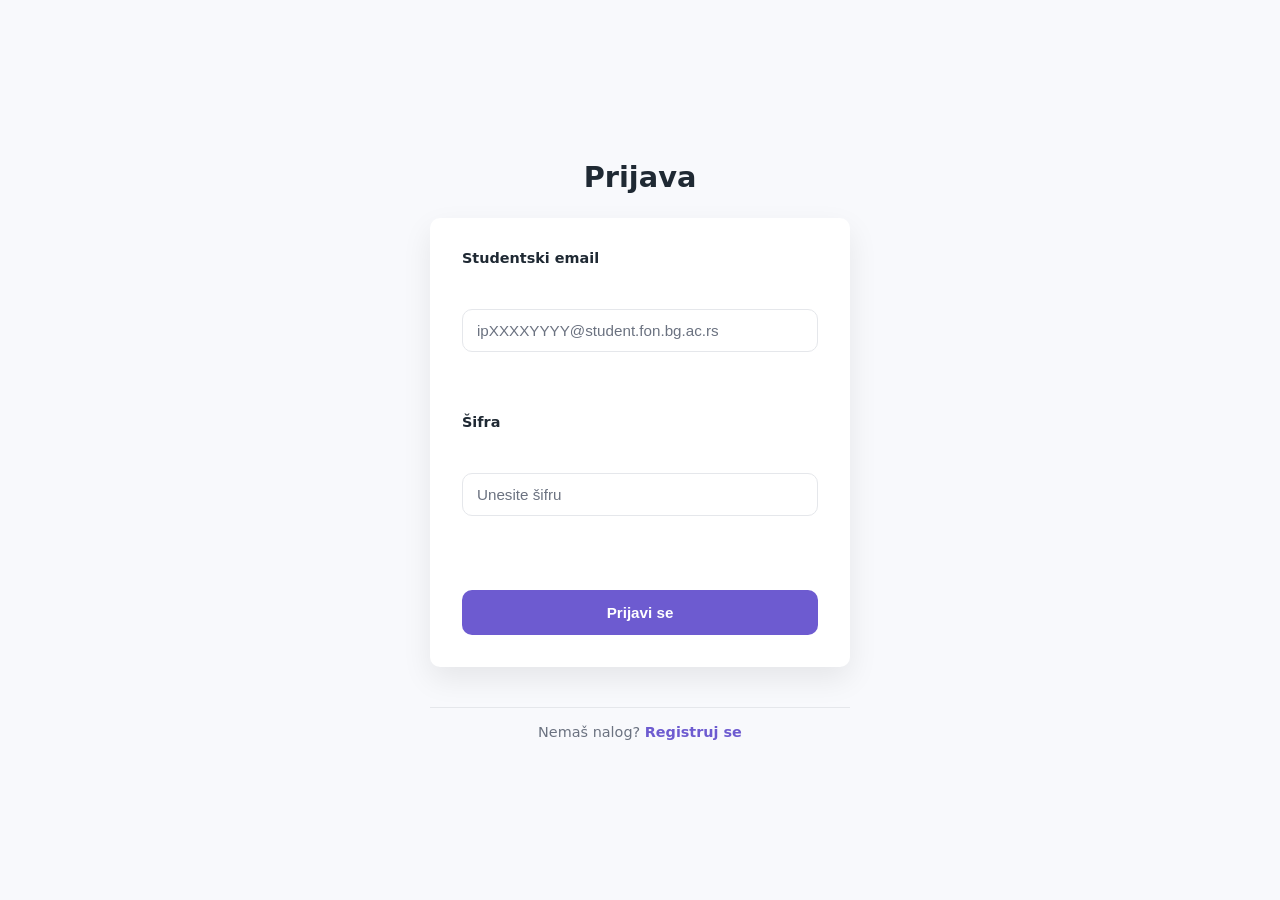
<file: index.html>
<!DOCTYPE html>

<html lang="sr">

  <head>
    <meta charset="UTF-8" />
    <link rel="stylesheet" href="style.css" />
    <title>Login</title>
  </head>

  <body>
    <h1>Prijava</h1>

    <!-- Forma za login -->
    <form id="loginForm">
      
      <label for="email">Studentski email</label><br />

      <input
        type="email"
        id="email"
        placeholder="ipXXXXYYYY@student.fon.bg.ac.rs"
        required
      /><br /><br />

      <label for="password">Šifra</label><br />

      <input
        type="password"
        id="password"
        placeholder="Unesite šifru"
        required
      /><br /><br />

      <!-- Dugme za prijavljivanje -->
      <button type="submit">Prijavi se</button>
    </form>

    <p id="errorMessage"></p>
    <hr />

<p>Nemaš nalog? <a href="register.html">Registruj se</a></p>


    <script src="js/login.js"></script>
    
  </body>
</html>
</file>
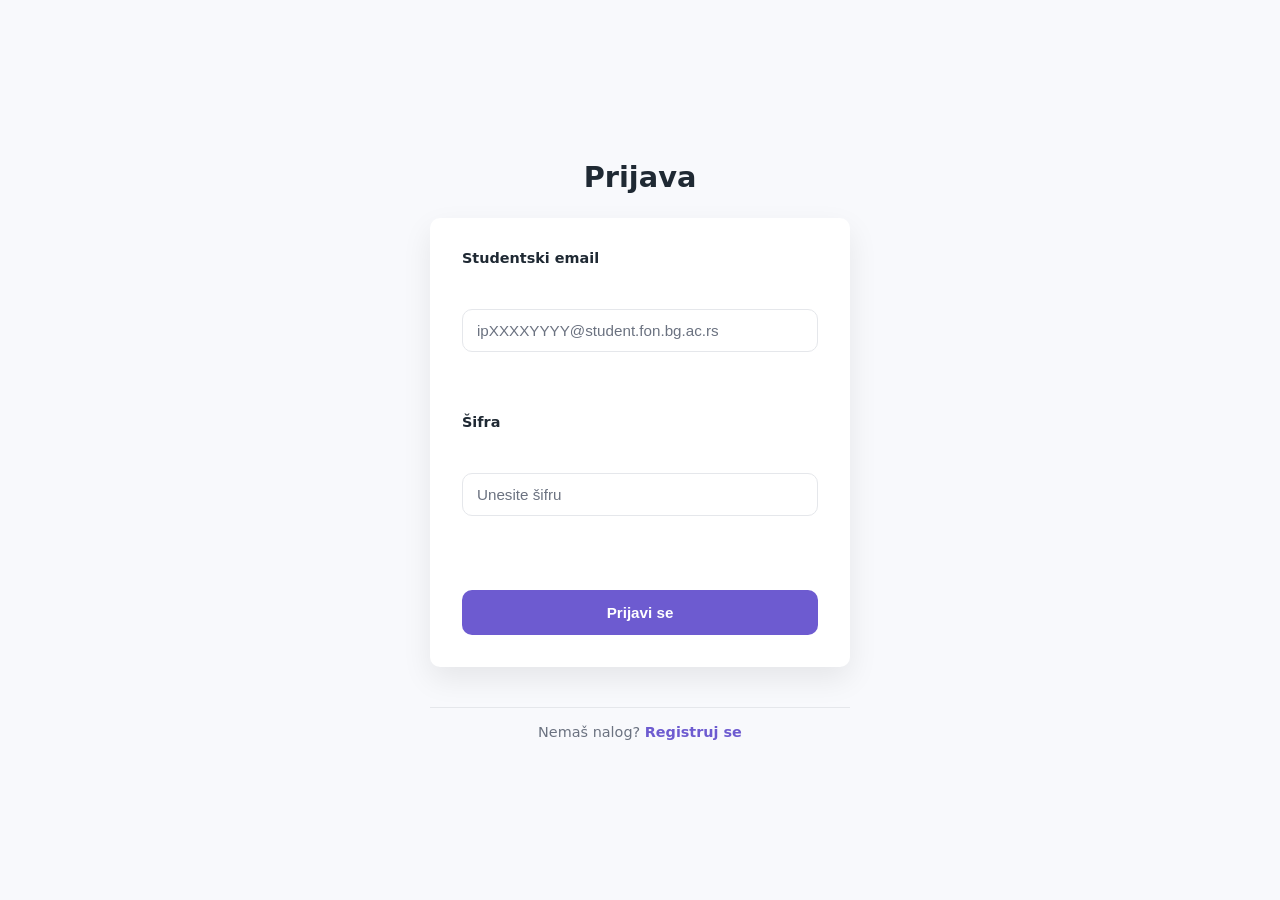
<file: friend.html>
<!DOCTYPE html>
<html lang="sr">
  <head>
    <meta charset="UTF-8" />
    <title>Profil prijatelja</title>
    <link rel="stylesheet" href="style.css" />
  </head>

  <body>
    <!-- Profil prijatelja -->
    <h1>Profil prijatelja</h1>

    <p><strong>Email:</strong> <span id="friendEmail"></span></p>
    
    <p><strong>Ime i prezime:</strong> <span id="friendName">Nije uneto</span></p>
    <p><strong>Opis:</strong> <span id="friendDesc">Nema opisa</span></p>

    <hr />

    <!-- Dugme za dodavanje prijatelja -->
    <button id="addFriendBtn">Dodaj prijatelja</button>


    <!-- CV prijatelja -->
    <p><strong>CV (PDF):</strong></p>
    <button id="openFriendCvBtn" disabled>Otvori CV</button>

    <hr />

    <!-- Nazad -->
    <button onclick="goBack()">Nazad</button>

    <script src="js/friend.js"></script>
  </body>
</html>
</file>
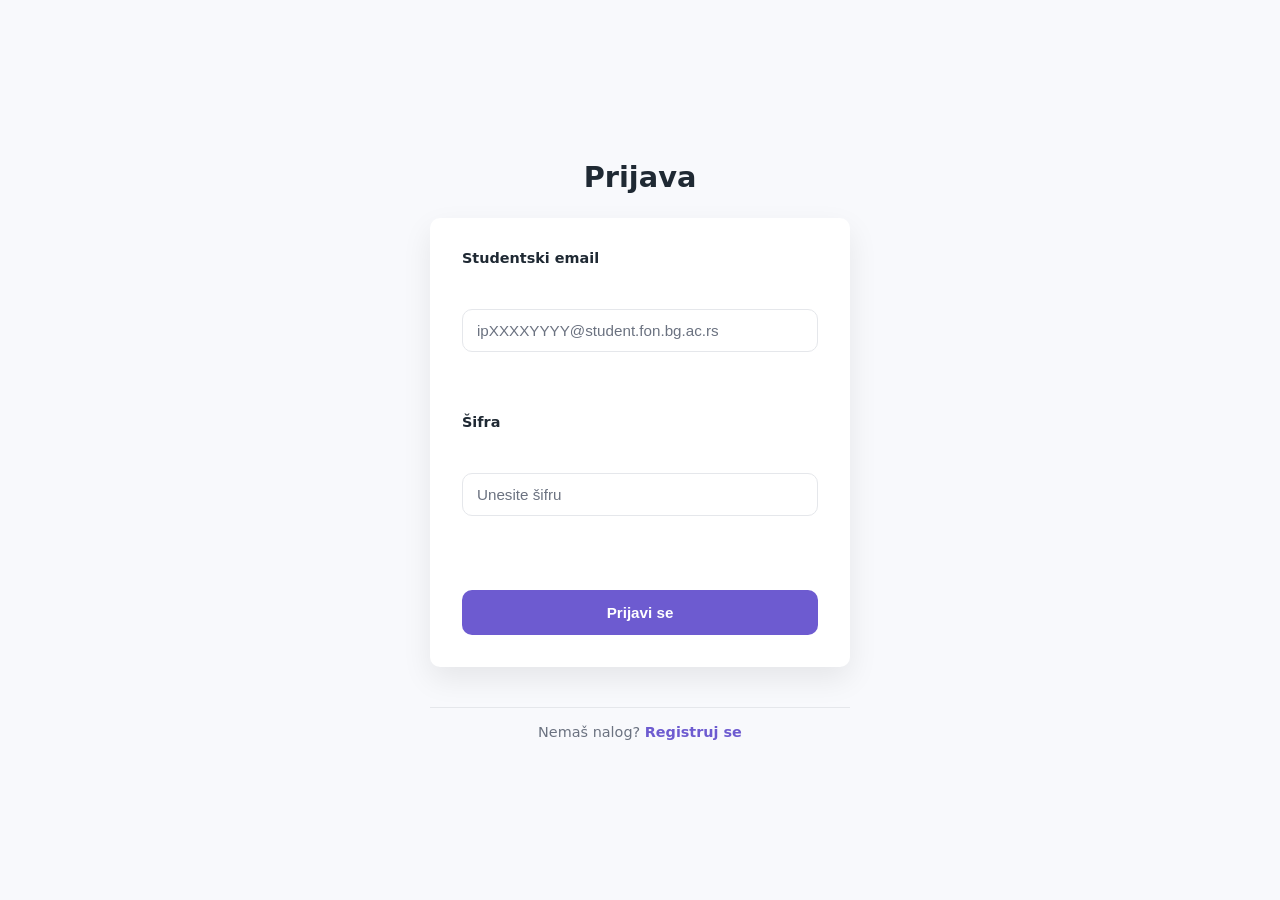
<file: friends.html>
<!DOCTYPE html>
<html lang="sr">
  <head>
    <meta charset="UTF-8" />
    <title>Moji prijatelji</title>
    <link rel="stylesheet" href="style.css" />
  </head>

  <body>
    <h1>Moji prijatelji</h1>

    <!-- Lista prijatelja -->
    <div id="friendsList"></div>

    <hr />

    <button onclick="goBack()">Nazad na profil</button>

    <script src="js/friends.js"></script>
  </body>
</html>
</file>
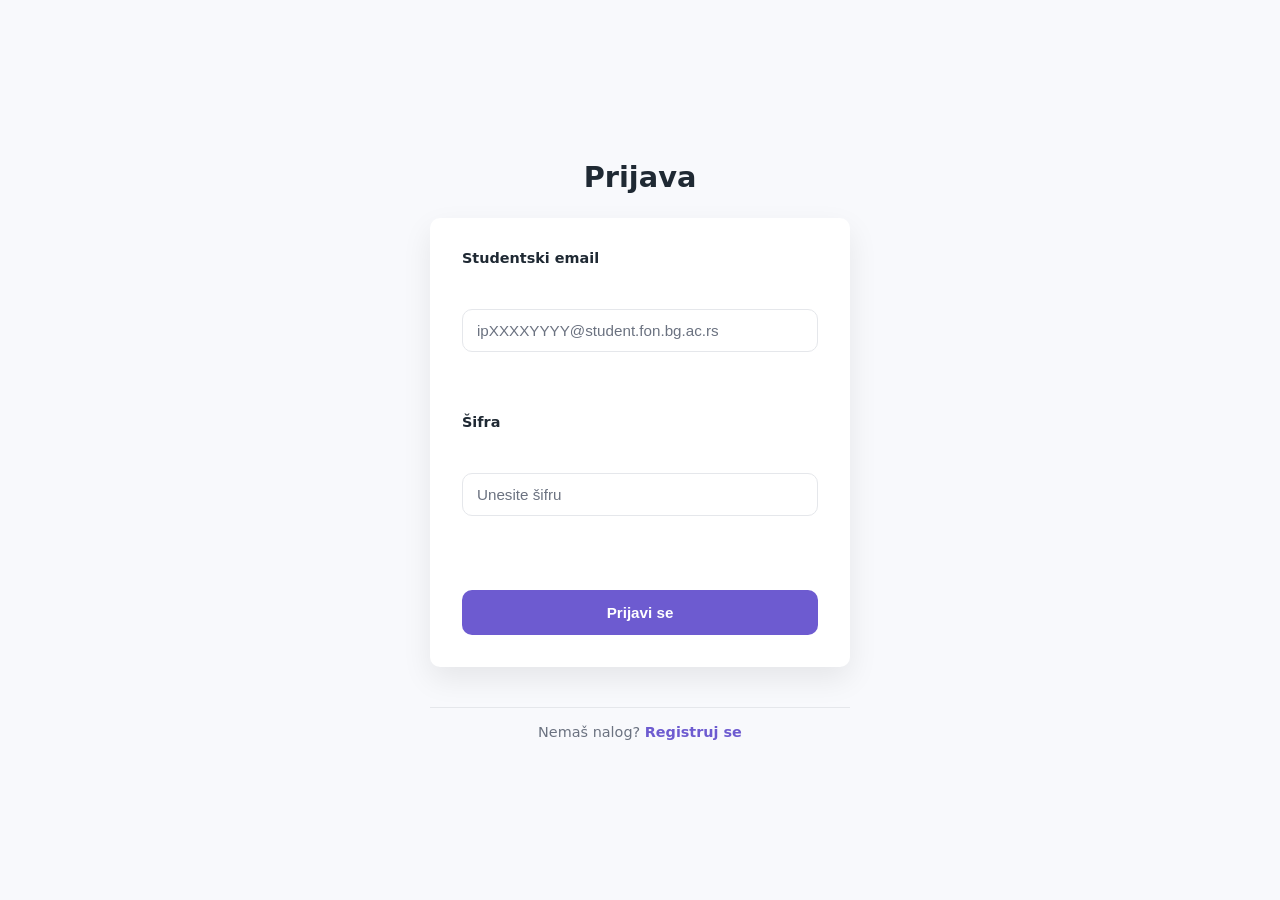
<file: jobs.html>
<!DOCTYPE html>
<html lang="sr">
  <head>
    <meta charset="UTF-8" />
    <title>Poslovi</title>
    <link rel="stylesheet" href="style.css" />
  </head>

  <body>
    <h1>Poslovi</h1>

    <!--SPISAK POSLOVA-->
    <h2>Spisak poslova</h2>
    <div id="jobsList"></div>

    <hr />

    <!--DETALJI POSLA-->
    <div id="jobDetails" style="display: none;">
      <h2>Detalji posla</h2>

      <p><strong>Naziv:</strong> <span id="detailTitle"></span></p>
      <p><strong>Kratak opis:</strong> <span id="detailShort"></span></p>
      <p><strong>Dug opis:</strong> <span id="detailLong"></span></p>
      <p><strong>Kontakt email:</strong> <span id="detailEmail"></span></p>

      <button id="sendCvBtn">Pošalji CV</button>
      <button id="closeDetailsBtn">Zatvori</button>
    </div>


    <!--NUDIM POSAO-->
    <h2>Nudim posao (Premium)</h2>

    <p id="notPremiumMsg" style="display: none;">
      Ova opcija je dostupna samo premium korisnicima.
    </p>

    <!-- Forma za premium korisnika -->
    <div id="offerJobSection" style="display: none;">
      <p><strong>Novi oglas:</strong></p>

      <label for="jobTitle">Naziv posla:</label><br />
      <input id="jobTitle" type="text" /><br /><br />

      <label for="jobShort">Kratak opis:</label><br />
      <input id="jobShort" type="text" /><br /><br />

      <label for="jobLong">Dug opis:</label><br />
      <textarea id="jobLong" rows="4" cols="40"></textarea><br /><br />

      <label for="jobEmail">Kontakt email:</label><br />
      <input id="jobEmail" type="email" /><br /><br />

      <button id="publishJobBtn">Objavi posao</button>
    </div>

    <hr />
    <button onclick="goBack()">Nazad na profil</button>

    <script src="js/jobs.js"></script>
  </body>
</html>
</file>
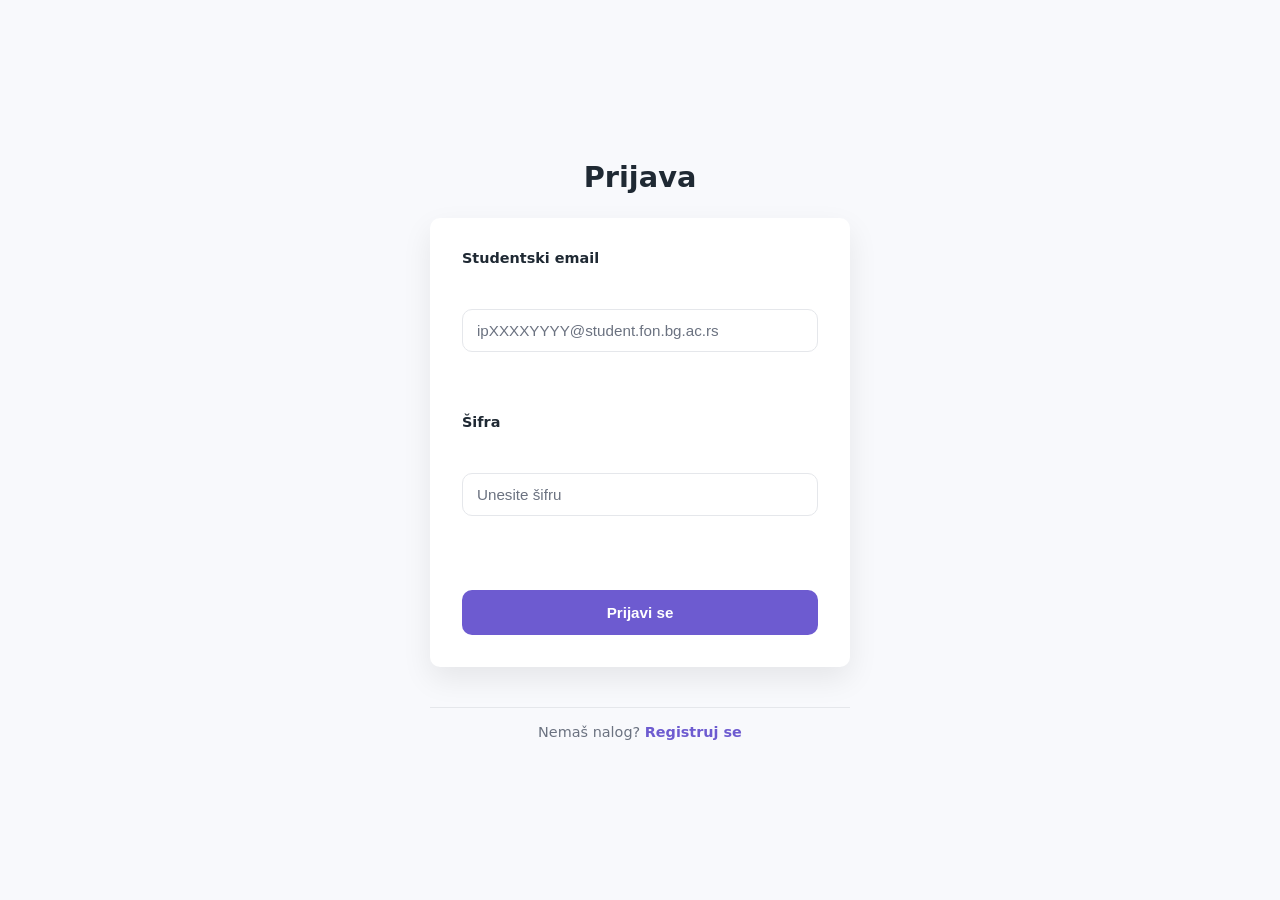
<file: premium.html>
<!DOCTYPE html>
<html lang="sr">
  <head>
    <meta charset="UTF-8" />
    <title>Premium</title>
    <link rel="stylesheet" href="style.css" />
  </head>

  <body>
    <h1>Premium</h1>

    <p><strong>Šta dobijaš sa Premium?</strong></p>
    <ul>
      <li>Editovanje profila i posle čuvanja</li>
      <li>Objavljivanje poslova (Nudim posao)</li>
    </ul>

    <hr />

    <p id="statusText"></p>

    <button id="buyPremiumBtn">Aktiviraj Premium (MVP)</button>

    <hr />

    <button id="backBtn">Nazad na profil</button>

    <script src="js/premium.js"></script>
  </body>
</html>
</file>
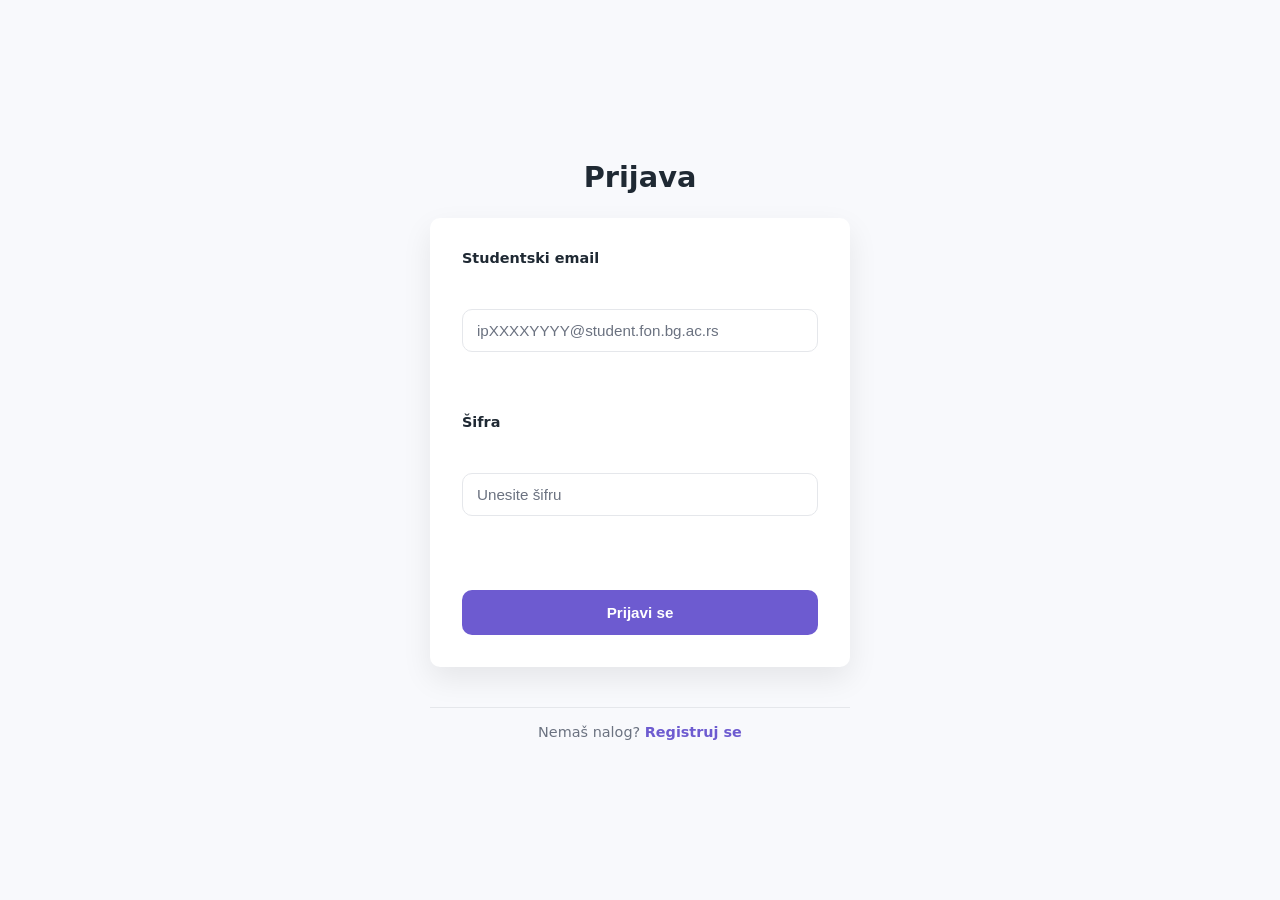
<file: profile.html>
<!DOCTYPE html>
<html lang="sr">
  <head>
    <meta charset="UTF-8" />
    <title>Moj profil</title>
    <link rel="stylesheet" href="style.css" />
  </head>

  <body>
    <!-- Header  -->
<div id="header">
    
  <div class="header-left">
    <img src="./slike/logo.png" alt="Logo" class="header-logo">
  </div>

  <div class="header-center">
    <strong>Upoznaj studenta</strong>
  </div>

  <div class="header-buttons">
    <button id="premiumBtn">Premium</button>
    <button id="logoutBtn">Logout</button>
  </div>

</div>

<hr />

    <h1>Moj profil</h1>
    
  <div class="profilna-podaci-wrapper">
      <div class="profilna">
            <!-- Profilna slika -->
          <p><strong>Profilna slika:</strong></p>
          <input type="file" id="profileImage" accept="image/*" /><br /><br />
          <img id="imagePreview" alt="Profilna slika" width="150" style="display:none;" />
      </div>

     <div class="podaci">
          <!-- Ime i prezime -->
        <p><strong>Ime i prezime:</strong></p>
        <input id="fullNameInput" type="text" placeholder="Unesi ime i prezime" />
        <span id="fullNameText" style="display: none;"></span>
    <br /><br />
    <!-- Broj indeksa i godina -->
        <p>
          <strong>Broj indeksa:</strong>
          <span id="indexNumber"></span> /
          <span id="enrollmentYear"></span>
        </p>    
    </div>

  </div>

  
<!-- OPIS -->
<div class="opis">
  <label for="description">Opis:</label><br />
  <textarea
    id="description"
    rows="4"
    placeholder="Napiši nešto o sebi..."
  ></textarea>

  <div class="dugmici">
    <button id="saveProfile">Sačuvaj profil</button>
    <button id="editProfileBtn" style="display:none;">Edituj profil (Premium)</button>
  </div>
</div>

<div class="bottom-wrapper">

  <!-- CV -->
  <div class="biografija">
    <p><strong>CV (PDF):</strong></p>
    <input type="file" id="cvFile" accept="application/pdf" />
    <button id="openCvButton" disabled>Otvori CV</button>
  </div>

  <!-- QR kod -->
  <div class="kod">
    <p><strong>Moj QR kod:</strong></p>
    <img id="qrSmall" alt="QR kod" width="120" style="cursor:pointer; border:1px solid #ccc;" />

    <div id="qrModal" style="display:none;">
      <p>Klikni bilo gde da zatvoriš</p>
      <img id="qrBig" alt="Veliki QR kod" width="300" style="border:1px solid #ccc;" />
    </div>
  </div>

  <!-- PRIJATELJI / POSLOVI -->
  <div class="navigacija-donja">
    <button onclick="goToFriends()">Prijatelji</button>
    <button onclick="goToJobs()">Poslovi</button>
  </div>

</div>
    
    <script src="js/profile.js"></script>
  </body>
</html>
</file>
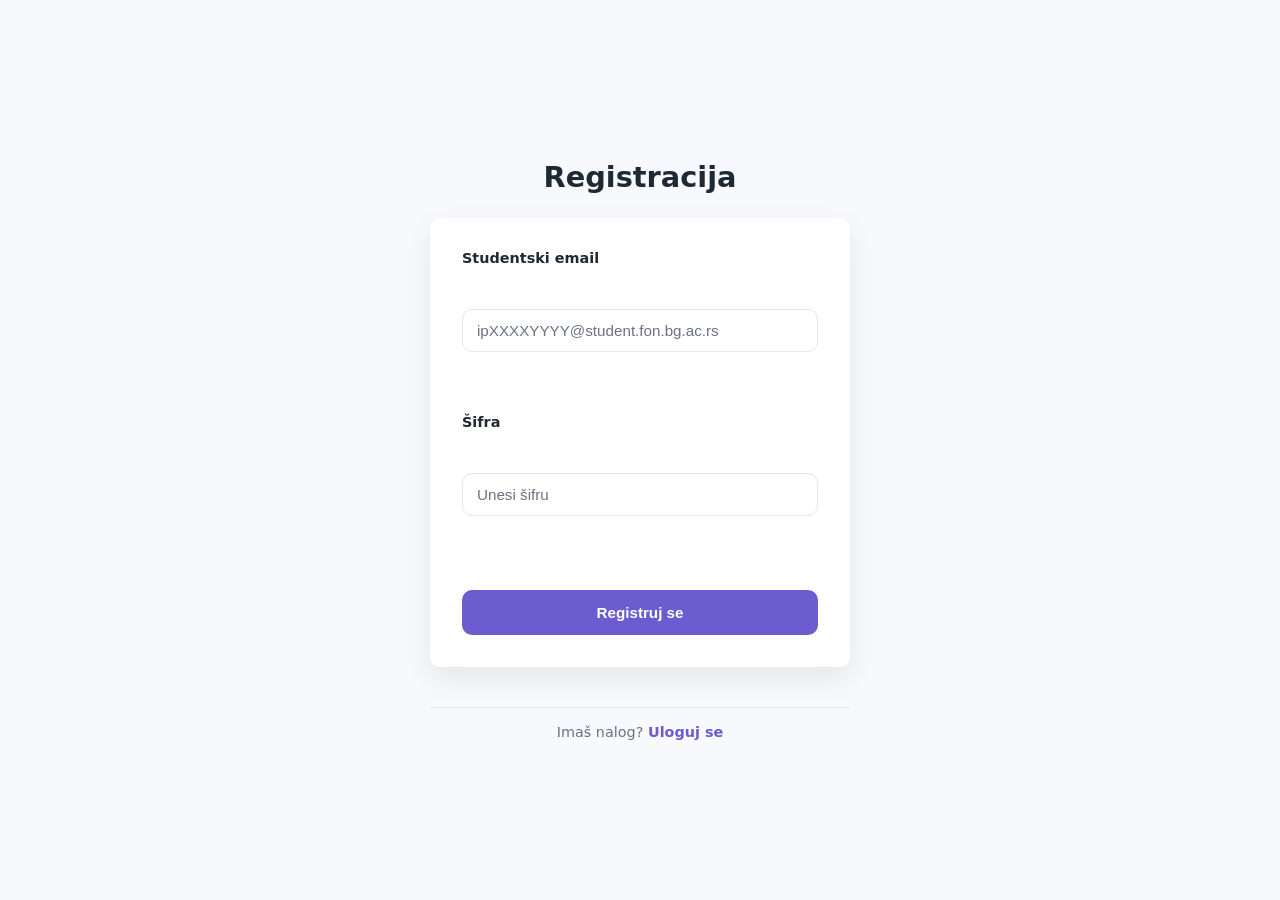
<file: register.html>
<!DOCTYPE html>
<html lang="sr">
  <head>
    <meta charset="UTF-8" />
    <title>Registracija</title>
    <link rel="stylesheet" href="style.css" />
  </head>

  <body>
    <h1>Registracija</h1>

    <form id="registerForm">
      <label for="email">Studentski email</label><br />
      <input
        type="email"
        id="email"
        placeholder="ipXXXXYYYY@student.fon.bg.ac.rs"
        required
      />
      <br /><br />

      <label for="password">Šifra</label><br />
      <input type="password" id="password" placeholder="Unesi šifru" required />
      <br /><br />

      <button type="submit">Registruj se</button>
    </form>

    <p id="errorMessage"></p>

    <hr />

    <p>Imaš nalog? <a href="index.html">Uloguj se</a></p>

    <script src="js/register.js"></script>
  </body>
</html>
</file>
<file: style.css>
:root {
  --color-primary: #6d5bd0;
  --color-secondary: #2ec4b6;
  --color-text: #1f2933;
  --color-bg: #f8f9fc;
  --color-muted: #6b7280;
  --color-border: #e5e7eb;
  --color-surface: #ffffff;
  --radius: 10px;
}

* {
  box-sizing: border-box;
  margin: 0;
  padding: 0;
}

body {
  font-family: system-ui, -apple-system, BlinkMacSystemFont, "Segoe UI", Roboto,
    Ubuntu, sans-serif;
  background-color: var(--color-bg);
  color: var(--color-text);
  min-height: 100vh;

  display: flex;
  flex-direction: column;
  align-items: center;
  justify-content: center;

  padding: 32px;
  max-width: 1100px;
  margin: 0 auto;
}

/* Login  */
h1,
form,
#errorMessage,
hr,
p {
  width: 100%;
  max-width: 420px;
}

h1 {
  text-align: center;
  font-size: 1.8rem;
  margin-bottom: 24px;
}

form {
  background: var(--color-surface);
  padding: 32px;
  border-radius: var(--radius);
  box-shadow: 0 12px 30px rgba(0, 0, 0, 0.08);

  display: flex;
  flex-direction: column;
  gap: 12px;
}

/* Labels & inputs */
label {
  font-size: 0.9rem;
  font-weight: 600;
}

input {
  padding: 12px 14px;
  font-size: 0.95rem;
  border-radius: var(--radius);
  border: 1px solid var(--color-border);
  transition: border-color 0.2s, box-shadow 0.2s;
}

input::placeholder {
  color: var(--color-muted);
}

input:focus {
  outline: none;
  border-color: var(--color-primary);
  box-shadow: 0 0 0 3px rgba(109, 91, 208, 0.15);
}

/* Button */
button {
  margin-top: 12px;
  padding: 14px;
  font-size: 0.95rem;
  font-weight: 600;
  border-radius: var(--radius);
  border: none;
  cursor: pointer;
  background-color: var(--color-primary);
  color: white;
  transition: transform 0.15s ease, box-shadow 0.15s ease,
    background-color 0.15s ease;
}

button:hover {
  background-color: #5a4bc2;
  transform: translateY(-1px);
  box-shadow: 0 8px 20px rgba(0, 0, 0, 0.15);
}

/* Error message */
#errorMessage {
  margin-top: 12px;
  font-size: 0.9rem;
  color: #dc2626;
  text-align: center;
}

/* Footer tekst */
hr {
  margin: 28px 0 16px;
  border: none;
  height: 1px;
  background-color: var(--color-border);
}

p {
  text-align: center;
  font-size: 0.9rem;
  color: var(--color-muted);
}

a {
  color: var(--color-primary);
  font-weight: 600;
  text-decoration: none;
}

a:hover {
  text-decoration: underline;
}

/* Responsive (login) */
@media (max-width: 480px) {
  form {
    padding: 24px;
  }

  h1 {
    font-size: 1.5rem;
  }
}

/* Header */
#header {
  width: 100%;
  max-width: 1100px;
  position: relative;
  display: flex;
  align-items: center;
  justify-content: space-between;
}


.header-left {
  display: flex;
  align-items: center;
}

.header-logo {
  height: 100px;
  border-radius: 50%;
}

.header-center {
  position: absolute;
  left: 50%;
  transform: translateX(-50%);
  font-size: 1.2rem;
}

.header-buttons {
  display: flex;
  gap: 12px;
}

.profilna-podaci-wrapper,
.opis,
.bottom-wrapper {
  width: 100%;
  max-width: 1100px;
}

.profilna,
.podaci {
  background: var(--color-surface);
  padding: 20px;
  border-radius: var(--radius);
  height: 100%;
}

.profilna {
  text-align: center;
}

.profilna img {
  margin-top: 12px;
  border-radius: 50%;
  object-fit: cover;
}

.profilna input[type="file"] {
  width: 100%;
  max-width: 100%;
  box-sizing: border-box;
}
.podaci {
  display: flex;
  flex-direction: column;
  align-items: center;   
  justify-content: center;
  text-align: center;
}
.podaci p:first-of-type {
  margin-bottom: 30px;
}

#fullNameInput {
  width: 80%;
  max-width: 350px;
  
}

.profilna-podaci-wrapper {
  display: grid;
  grid-template-columns: 220px 1fr;
  gap: 24px;
  margin-bottom: 32px;
}


.opis {
  background: var(--color-surface);
  padding: 20px;
  border-radius: var(--radius);
  margin-bottom: 32px; 
}

.opis textarea {
  width: 100%;
  min-height: 160px;
  resize: vertical;
}

.dugmici {
  margin-top: 16px;
  display: flex;
  gap: 12px;
}
#editProfileBtn{
  margin-left: auto;
}

/* Donji deo  */
.bottom-wrapper {
  display: grid;
  grid-template-columns: 1fr 1fr 1fr; 
  gap: 24px;
  margin-bottom: 32px;
}

/* Kartice */
.biografija,
.kod,
.navigacija-donja {
  background: var(--color-surface);
  padding: 20px;
  border-radius: var(--radius);
}

/* CV */
.biografija {
  display: flex;
  flex-direction: column;
  gap: 12px;
}

/* QR */
.kod {
  text-align: center;
}

/* NAV */
.navigacija-donja {
  display: flex;
  flex-direction: column;
  gap: 12px;
  justify-content: center;
}

.navigacija-donja button {
  width: 100%;
}

/* Responsive profil*/
@media (max-width: 900px) {
  .bottom-wrapper {
    grid-template-columns: 1fr;
  }
}

@media (max-width: 480px) {
  .profilna-podaci-wrapper {
    grid-template-columns: 1fr;
  }
}
</file>
